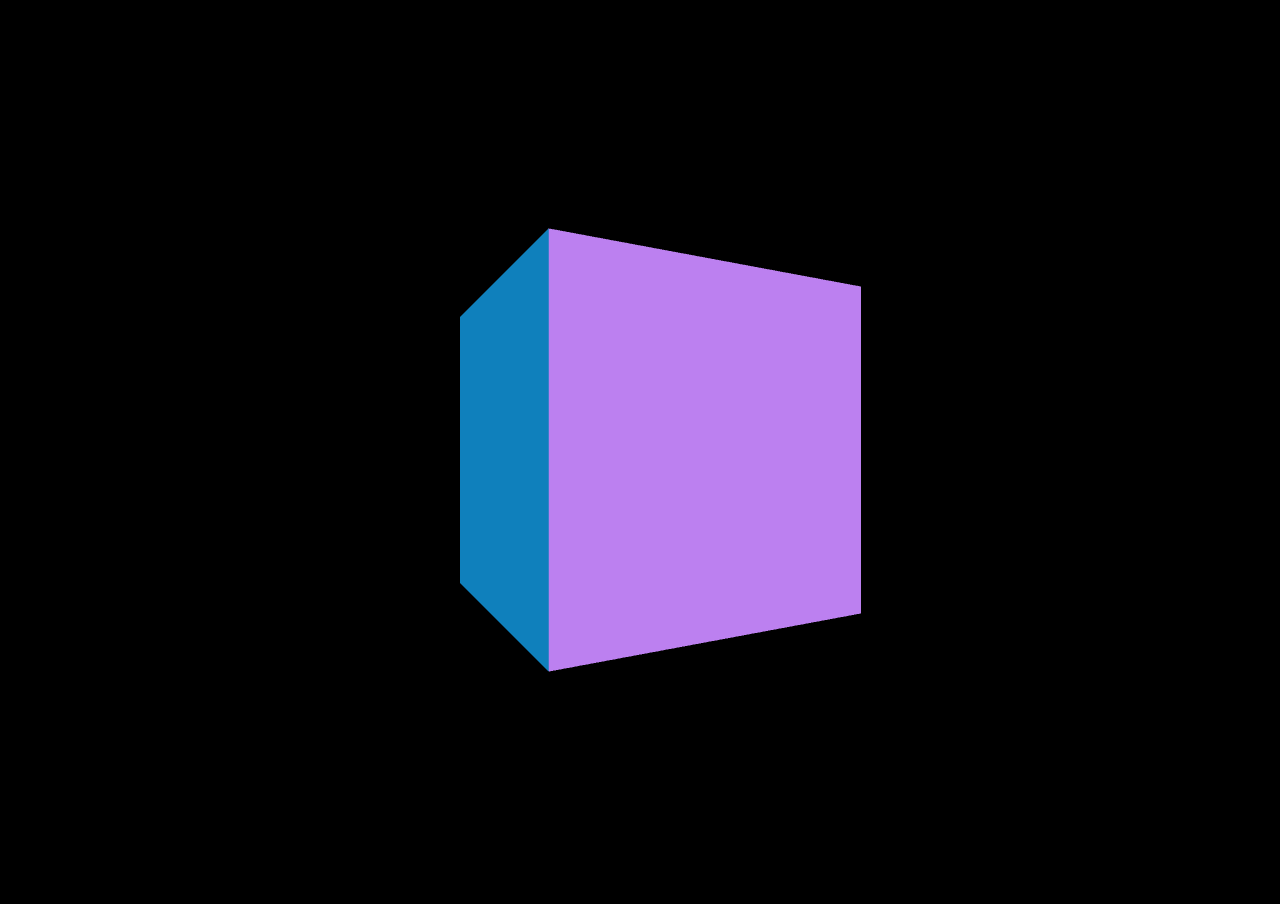
<file: index.html>
<!DOCTYPE html>

<html lang="en">
	<head>
		<title>VR WebGL boilerplate using three.js</title>
		<meta charset="utf-8">
		<meta name="viewport" content="width=device-width, user-scalable=no, minimum-scale=1.0, maximum-scale=1.0">
		<style>
			body {
				background-color: #000;
				color: #fff;
				margin: 0px;
				padding: 0;
				overflow: hidden;
			}
		</style>
	</head>

	<body>

	</body>

	<!--
	three.js 3d library
	-->
	<script src="js/three.min.js"></script>

	<!--
	VRControls.js acquires positional information from connected VR devices and applies the transformations to a three.js camera object.
	 -->
	<script src="js/VRControls.js"></script>

	<!--
	VREffect.js handles stereo camera setup and rendering.
	-->
	<script src="js/VREffect.js"></script>

	<script>
		/*
		Setup three.js WebGL renderer
		*/
		var renderer = new THREE.WebGLRenderer( { antialias: true } );

		/*
		Append the canvas element created by the renderer to document body element.
		*/
		document.body.appendChild( renderer.domElement );

		/*
		Create a three.js scene
		*/
		var scene = new THREE.Scene();

		/*
		Create a three.js camera
		*/
		var camera = new THREE.PerspectiveCamera( 75, window.innerWidth / window.innerHeight, 1, 10000 );

		/*
		Apply VR headset positional data to camera.
		*/
		var controls = new THREE.VRControls( camera );

		/*
		Apply VR stereo rendering to renderer
		*/
		var effect = new THREE.VREffect( renderer );
		effect.setSize( window.innerWidth, window.innerHeight );

		/*
		Create 3d objects
		*/
		var geometry = new THREE.BoxGeometry( 10, 10, 10 );

		var material = new THREE.MeshNormalMaterial();

		var cube = new THREE.Mesh( geometry, material );

		/*
		Position cube mesh
		*/
		cube.position.z = -20;

		/*
		Add cube mesh to your three.js scene
		*/
		scene.add( cube );

		/*
		Request animation frame loop function
		*/
		function animate() {
			/*
			Apply rotation to cube mesh
			*/
			cube.rotation.y += 0.01;

			/*
			Update VR headset position and apply to camera.
			*/
			controls.update();

			/*
			Render the scene through the VREffect.
			*/
			effect.render( scene, camera );

			requestAnimationFrame( animate );
		}

		/*
		Kick off animation loop
		*/
		animate();

		/*
		Listen for double click event to enter full-screen VR mode
		*/
		document.body.addEventListener( 'dblclick', function() {
			effect.setFullScreen( true );
		});

		/*
		Handle window resizes
		*/
		function onWindowResize() {
			camera.aspect = window.innerWidth / window.innerHeight;
			camera.updateProjectionMatrix();

			effect.setSize( window.innerWidth, window.innerHeight );
		}

		window.addEventListener( 'resize', onWindowResize, false );

	</script>
</html>
</file>
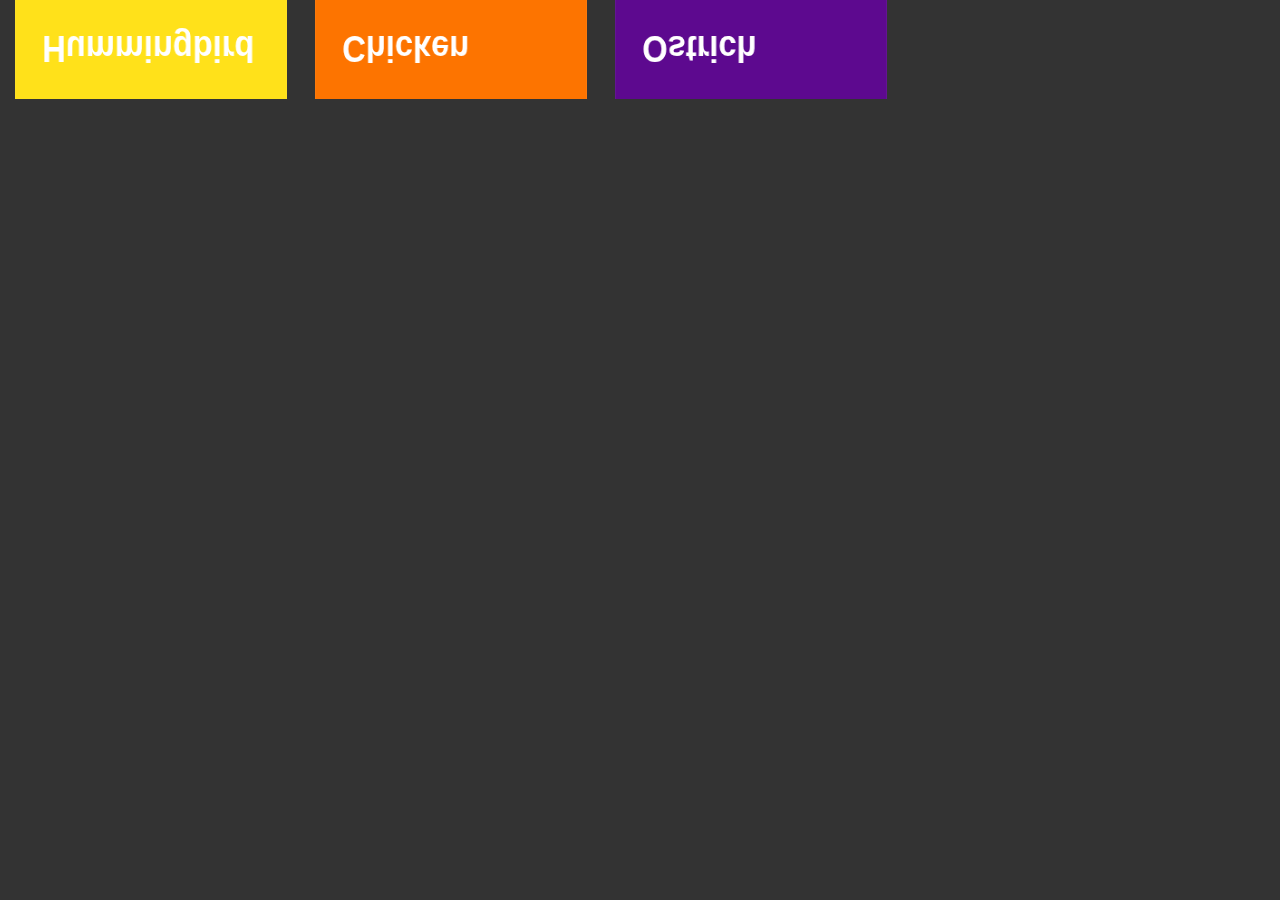
<file: domvr-birds/index.html>
<!DOCTYPE html>
<html>
	<head>
		<meta charset="utf-8"><meta name="description" content="">
		<meta name="viewport" content="width=device-width, initial-scale=1">
		<link rel="stylesheet" href="css/style.css">
		<title>HTML DOM VR Example</title>
	</head>
	<body>
		<div id="container" class="container">
			<div id="camera" style="transform: translate3d(0px, -150px, 0px) rotateZ(180deg) rotateY(180deg)" class="threed">

        <div id="articles" class="threed">
          <div id="dodo" class="article threed">
            <div class="article-header">
              <h1>Dodo</h1>
            </div>

            <img src="images/dodo.jpg">

            <p>
              The dodo (Raphus cucullatus) is an extinct flightless bird that was endemic to the island of Mauritius, east of Madagascar in the Indian Ocean.
            </p>

            <p>
              Source: <a href="http://en.wikipedia.org/wiki/Dodo">Wikipedia</a>
            </p>
          </div>

          <div id="condor" class="article threed">
            <div class="article-header">
              <h1>Condor</h1>
            </div>

            <img src="images/condor.jpg">

            <p>
              Condor is the name for two species of vultures, each in a monotypic genus. They are the largest flying land birds in the Western Hemisphere.
            </p>

            <p>
              Source: <a href="http://en.wikipedia.org/wiki/Condor">Wikipedia</a>
            </p>
          </div>

          <div id="kiwi" class="article threed">
            <div class="article-header">
              <h1>Kiwi</h1>
            </div>

            <img src="images/kiwi.jpg">

            <p>
              Kiwi (pronounced /kiːwiː/) or kiwis are flightless birds native to New Zealand, in the genus Apteryx and family Apterygidae.
            </p>

            <p>
              Source: <a href="http://en.wikipedia.org/wiki/Kiwi">Wikipedia</a>
            </p>
          </div>

          <div id="hummingbird" class="article threed">
            <div class="article-header">
              <h1>Hummingbird</h1>
            </div>

            <img src="images/hummingbird.jpg">

            <p>
              Hummingbirds are New World birds that constitute the family Trochilidae. They are among the smallest of birds, most species measuring in the 7.5–13 cm (3–5 in) range.
            </p>

            <p>
              Source: <a href="http://en.wikipedia.org/wiki/Hummingbird">Wikipedia</a>
            </p>
          </div>

          <div id="chicken" class="article threed">
            <div class="article-header">
              <h1>Chicken</h1>
            </div>

            <img src="images/hummingbird.jpg">

            <p>
              The chicken (Gallus gallus domesticus) is a domesticated fowl, a subspecies of the Red Junglefowl.
            </p>

            <p>
              Source: <a href="http://en.wikipedia.org/wiki/Chicken">Wikipedia</a>
            </p>
          </div>

          <div id="ostrich" class="article threed">
            <div class="article-header">
              <h1>Ostrich</h1>
            </div>

            <img src="images/ostrich.jpg">

            <p>
              The ostrich or common ostrich (Struthio camelus) is either one or two species of large flightless birds native to Africa, the only living member(s) of the genus Struthio, which is in the ratite family.
            </p>

            <p>
              Source: <a href="http://en.wikipedia.org/wiki/Ostrich">Wikipedia</a>
            </p>
          </div>
        </div>

				<div class="grid-bottom threed"></div>

				</div>
			</div>
	</div>
</body>

<!--
vruits.js contains helper functions to convert positional data into CSS useable properties.
-->
<script type="text/javascript" src="js/vrutils.js"></script>

<script>
/*
VR Headset and its associated orientation/position sensor
*/
var vrHMD, vrSensor;

/*
Element that will serve as our camera, moving the rest of the scene around
*/
var cssCamera = document.getElementById("camera");

/*
the camera's position, as a css transform string.  For right now, we want it just in the middle.
*/
var cssCameraPositionTransform = "translate3d(0, 0, 0)";

/*
Request animation frame loop.
*/
function animate() {
	/*
	Acquire positional data from VR headset and convert into a transformation that can be applied to CSS.
	*/
  if (vrSensor !== undefined) {
    var state = vrSensor.getState();
    var cssOrientationMatrix = cssMatrixFromOrientation(state.orientation, true);
  }

  /*
  Apply positional data to camera element
  */
  cssCamera.style.transform = cssOrientationMatrix + " " + cssCameraPositionTransform;

  window.requestAnimationFrame(animate);
}

function vrDeviceCallback(vrdevs) {
	/*
	Look for VR headset devices
	*/
  for (var i = 0; i < vrdevs.length; ++i) {
    if (vrdevs[i] instanceof HMDVRDevice) {
      vrHMD = vrdevs[i];
      console.log(vrHMD);
      break;
    }
  }

  if (!vrHMD)
    return;

  /*
  Then, find that HMD's position sensor
  */
  for (var i = 0; i < vrdevs.length; ++i) {
    if (vrdevs[i] instanceof PositionSensorVRDevice &&
        vrdevs[i].hardwareUnitId == vrHMD.hardwareUnitId)
    {
      vrSensor = vrdevs[i];
      break;
    }
  }

  if (!vrSensor) {
    alert("Found a HMD, but didn't find its orientation sensor?");
  }

  // kick off rendering
  requestAnimationFrame(animate);
}


function init() {
	/*
	Check for VR devces
	*/
  if (navigator.getVRDevices) {
    navigator.getVRDevices().then(vrDeviceCallback);
  }

  /*
  Listen for double click event to enter full-screen VR mode
  */
  document.body.addEventListener( 'dblclick', function() {
    document.getElementById('container').mozRequestFullScreen({ vrDisplay: vrHMD });
  });

  /*
  Listen for keyboard event and zero positional sensor on appropriate keypress.
  */
  function onkey(event) {
    event.preventDefault();

    if (event.keyCode == 90) { // z
      vrSensor.zeroSensor();
    }
  };

  window.addEventListener("keydown", onkey, true);


}

window.addEventListener("load", init, false);
</script>
</html>
</file>
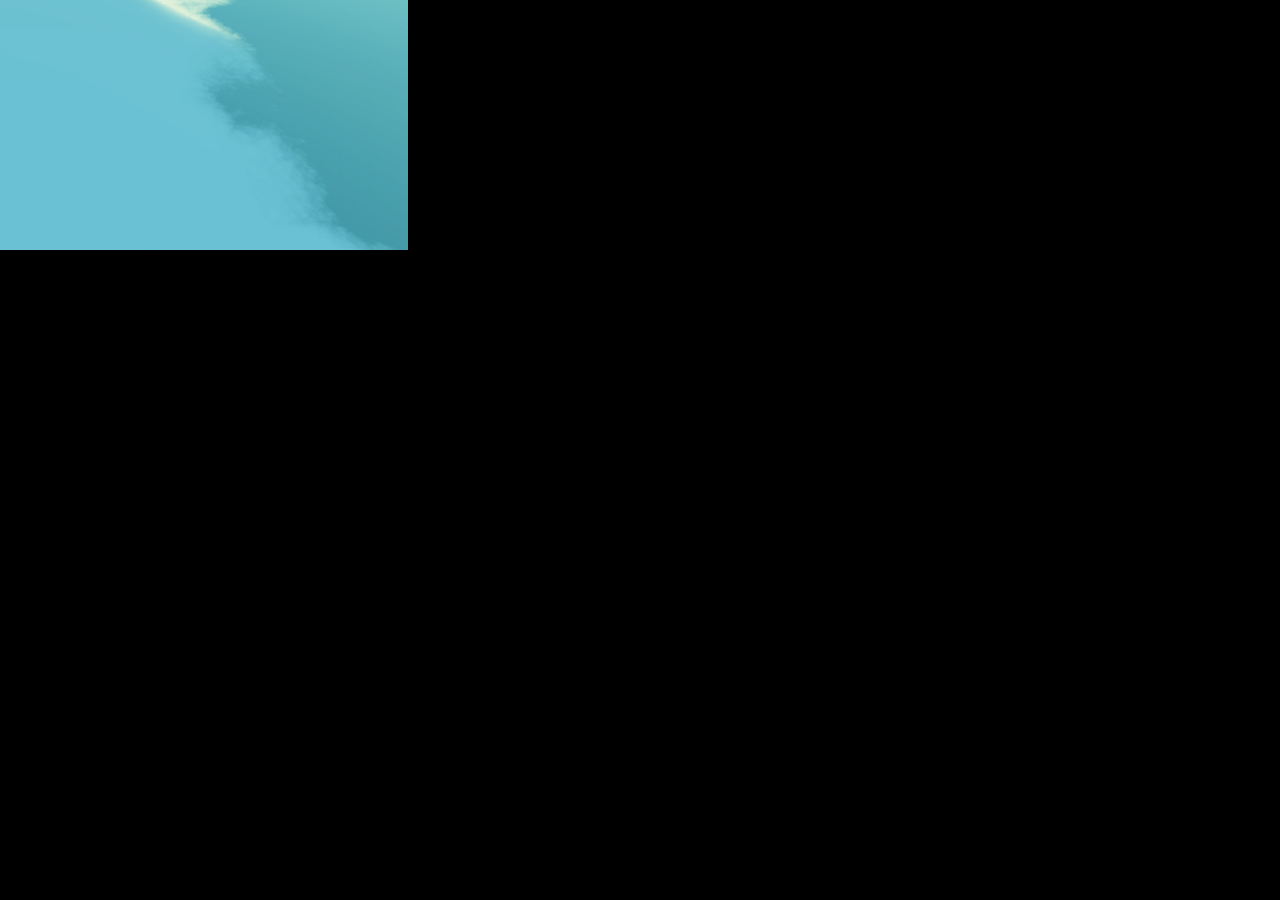
<file: domvr-skybox/index.html>
<!DOCTYPE html>
<html>
	<head>
		<meta charset="utf-8"><meta name="description" content="">
		<meta name="viewport" content="width=device-width, initial-scale=1">
		<link rel="stylesheet" href="css/style.css">
		<title>HTML DOM VR Skybox example</title>
	</head>
	<body>
		<div id="container" class="container">
			<div id="camera" style="transform: translate3d(0px, -150px, 0px) rotateZ(180deg) rotateY(180deg)" class="threed">
				<div id="sky" class="threed">
					<div style="background-image: url('images/sky/front.jpg')" class="skybox-side skybox-front threed"></div>
					<div style="background-image: url('images/sky/left.jpg')" class="skybox-side skybox-left threed"></div>
					<div style="background-image: url('images/sky/right.jpg')" class="skybox-side skybox-right threed"></div>
					<div style="background-image: url('images/sky/back.jpg')" class="skybox-side skybox-back threed"></div>
					<div style="background-image: url('images/sky/bottom.jpg')" class="skybox-side skybox-bottom threed"></div>
					<div style="background-image: url('images/sky/top.jpg')" class="skybox-side skybox-top threed"></div>
				</div>
			</div>
	</div>
</body>

<!--
vruits.js contains helper functions to convert positional data into CSS useable properties.
-->
<script type="text/javascript" src="js/vrutils.js"></script>

<script>
/*
VR Headset and its associated orientation/position sensor
*/
var vrHMD, vrSensor;

/*
Element that will serve as our camera, moving the rest of the scene around
*/
var cssCamera = document.getElementById("camera");

/*
the camera's position, as a css transform string.  For right now, we want it just in the middle.
*/
var cssCameraPositionTransform = "translate3d(0, 0, 0)";

/*
Request animation frame loop.
*/
function animate() {
	/*
	Acquire positional data from VR headset and convert into a transformation that can be applied to CSS.
	*/
  if (vrSensor !== undefined) {
    var state = vrSensor.getState();
    var cssOrientationMatrix = cssMatrixFromOrientation(state.orientation, true);
  }

  /*
  Apply positional data to camera element
  */
  cssCamera.style.transform = cssOrientationMatrix + " " + cssCameraPositionTransform;

  window.requestAnimationFrame(animate);
}

function vrDeviceCallback(vrdevs) {
	/*
	Look for VR headset devices
	*/
  for (var i = 0; i < vrdevs.length; ++i) {
    if (vrdevs[i] instanceof HMDVRDevice) {
      vrHMD = vrdevs[i];
      console.log(vrHMD);
      break;
    }
  }

  if (!vrHMD)
    return;

  /*
  Then, find that HMD's position sensor
  */
  for (var i = 0; i < vrdevs.length; ++i) {
    if (vrdevs[i] instanceof PositionSensorVRDevice &&
        vrdevs[i].hardwareUnitId == vrHMD.hardwareUnitId)
    {
      vrSensor = vrdevs[i];
      break;
    }
  }

  if (!vrSensor) {
    alert("Found a HMD, but didn't find its orientation sensor?");
  }

  // kick off rendering
  requestAnimationFrame(animate);
}


function init() {
	/*
	Check for VR devces
	*/
  if (navigator.getVRDevices) {
    navigator.getVRDevices().then(vrDeviceCallback);
  }

  /*
  Listen for double click event to enter full-screen VR mode
  */
  document.body.addEventListener( 'dblclick', function() {
    document.getElementById('container').mozRequestFullScreen({ vrDisplay: vrHMD });
  });

  /*
  Listen for keyboard event and zero positional sensor on appropriate keypress.
  */
  function onkey(event) {
    event.preventDefault();

    if (event.keyCode == 90) { // z
      vrSensor.zeroSensor();
    }
  };

  window.addEventListener("keydown", onkey, true);
}

window.addEventListener("load", init, false);
</script>
</html>
</file>
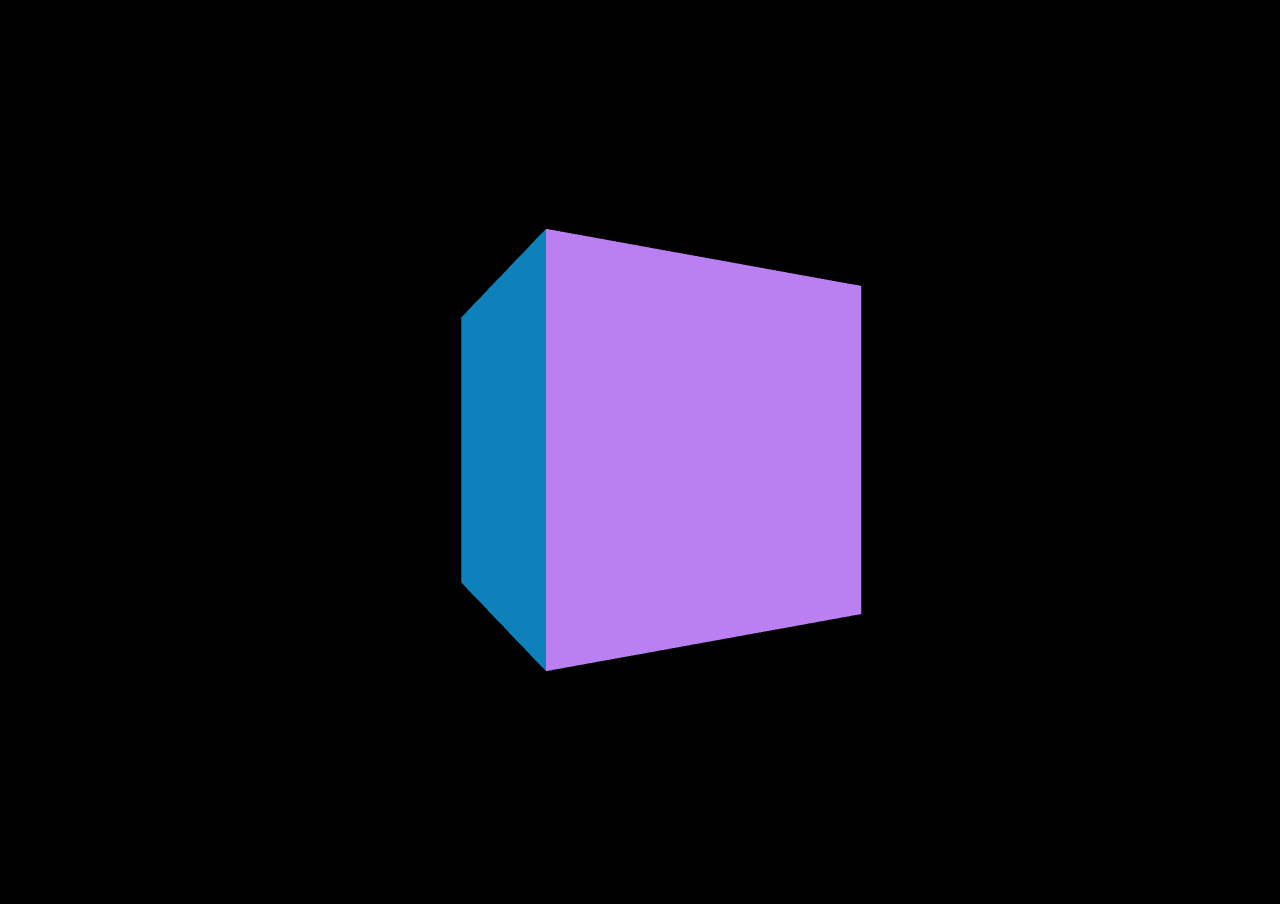
<file: threejs-vr-boilerplate/index.html>
<!DOCTYPE html>

<html lang="en">
	<head>
		<title>VR WebGL boilerplate using three.js</title>
		<meta charset="utf-8">
		<meta name="viewport" content="width=device-width, user-scalable=no, minimum-scale=1.0, maximum-scale=1.0">
		<style>
			body {
				background-color: #000;
				color: #fff;
				margin: 0px;
				padding: 0;
				overflow: hidden;
			}
		</style>
	</head>

	<body>

	</body>

	<!--
	three.js 3d library
	-->
	<script src="js/three.min.js"></script>

	<!--
	VRControls.js acquires positional information from connected VR devices and applies the transformations to a three.js camera object.
	 -->
	<script src="js/VRControls.js"></script>

	<!--
	VREffect.js handles stereo camera setup and rendering.
	-->
	<script src="js/VREffect.js"></script>

	<script>
		/*
		Setup three.js WebGL renderer
		*/
		var renderer = new THREE.WebGLRenderer( { antialias: true } );

		/*
		Append the canvas element created by the renderer to document body element.
		*/
		document.body.appendChild( renderer.domElement );

		/*
		Create a three.js scene
		*/
		var scene = new THREE.Scene();

		/*
		Create a three.js camera
		*/
		var camera = new THREE.PerspectiveCamera( 75, window.innerWidth / window.innerHeight, 1, 10000 );

		/*
		Apply VR headset positional data to camera.
		*/
		var controls = new THREE.VRControls( camera );

		/*
		Apply VR stereo rendering to renderer
		*/
		var effect = new THREE.VREffect( renderer );
		effect.setSize( window.innerWidth, window.innerHeight );

		/*
		Create 3d objects
		*/
		var geometry = new THREE.BoxGeometry( 10, 10, 10 );

		var material = new THREE.MeshNormalMaterial();

		var cube = new THREE.Mesh( geometry, material );

		/*
		Position cube mesh
		*/
		cube.position.z = -20;

		/*
		Add cube mesh to your three.js scene
		*/
		scene.add( cube );

		/*
		Request animation frame loop function
		*/
		function animate() {
			/*
			Apply rotation to cube mesh
			*/
			cube.rotation.y += 0.01;

			/*
			Update VR headset position and apply to camera.
			*/
			controls.update();

			/*
			Render the scene through the VREffect.
			*/
			effect.render( scene, camera );

			requestAnimationFrame( animate );
		}

		/*
		Kick off animation loop
		*/
		animate();

		/*
		Listen for double click event to enter full-screen VR mode
		*/
		document.body.addEventListener( 'dblclick', function() {
			effect.setFullScreen( true );
		});

		/*
		Listen for keyboard event and zero positional sensor on appropriate keypress.
		*/
		function onkey(event) {
	    event.preventDefault();

	    if (event.keyCode == 90) { // z
	    	controls.zeroSensor();
	    }
	  };

	  window.addEventListener("keydown", onkey, true);


		/*
		Handle window resizes
		*/
		function onWindowResize() {
			camera.aspect = window.innerWidth / window.innerHeight;
			camera.updateProjectionMatrix();

			effect.setSize( window.innerWidth, window.innerHeight );
		}

		window.addEventListener( 'resize', onWindowResize, false );

	</script>
</html>
</file>
<file: domvr-birds/css/style.css>
html, body {
  margin: 0;
  padding: 0;
  width: 100%;
  height: 100%;
  background: #333;
  overflow: hidden;
  font-family: sans-serif;
  font-size: 18px;
}


/* this is just to move the scene to the visible area when not in fullscreen VR */
#container:not(:-moz-full-screen) {
  transform: translate(50%, 50%);
  height: 100%;
  perspective: 1800px;
}

/*
threed-class elements have transform-style: preserve-3d.  Any element with this property applied
will be projected into stereo VR.   preserve-3d is not inherited.

position: absolute; and 0,0 is also set because we'll position these elements fully using 3D
transforms.  Their CSS position is irrelevant for us.  Without this, their CSS position will come
into play as well as their transform.

When in fullscreen VR, the 0,0,0 position is at the center of the viewport and not the top left.

We don't modify the original transform-origin here (50% 50% 0), because that can be useful
for moving elements around by their center point.  But it could also be set to 0,0,0 to make it
completely clear exactly where/how 3D objects are moving.
*/

.threed {
  transform-style: preserve-3d;
  position: absolute;
  top: 0;
  left: 0;
}

/*
The camera div just serves as a way to set up a modelview transform for the entire rest of the
scene.  The transform that's set on it needs to be the *inverse* of where you want the camera
to be; that is, if you want the camera to be at (0, 0, 500), then the transform needs to be
set to (0, 0, -500).  The transform-origin is set here because we want to go from the origin
*/

#camera {
  /* the transform itself is set programatically, since it needs to take into account the HMD orientation */
  transform-origin: 0 0 0;
}



/*
content
*/


#articles {
  transform: translate3d(-300px,-250px,-800px);
  border: 1px solid red;
}

.article {
  width: 300px;
  color: #000;
  background: #fff;
}

.article p, .article h1 {
  padding: 30px;
  margin: 0;
}

.article-header h1 {
  color: #fff;
}

.article img {
  max-width: 100%;
}

#kiwi {
 transform: translate3d(-600px, 0, 0) rotateY(25deg);
}
#kiwi .article-header {
  background: #004358;
}

#dodo {
 transform: translate3d(-300px, 0, 0) rotateY(25deg);
}
#dodo .article-header {
  background: #1F8A70;
}

#condor {
  transform: translate3d(0px, 0, 0) rotateY(25deg);
}
#condor .article-header {
  background: #BEDB39;
}

#hummingbird {
 transform: translate3d(300px, 0, 0) rotateY(-25deg);
}
#hummingbird .article-header {
  background: #FFE11A;
}

#chicken {
 transform: translate3d(600px, 0, 0) rotateY(-25deg);
}
#chicken .article-header {
  background: #FD7400;
}

#ostrich {
 transform: translate3d(900px, 0, 0) rotateY(-25deg);
}
#ostrich .article-header {
  background: #5D098F;
}


.grid-bottom {
  transform: translate(-50%, -50%);
  transform: translate3d(-50%, 400px, 0) rotateX(90deg);
  background-image: url('../images/grid.png');
  width: 718px;
  height: 718px;
}
</file>
<file: domvr-skybox/css/style.css>
html, body {
  margin: 0;
  padding: 0;
  width: 100%;
  height: 100%;
  background: #000;
  overflow: hidden;
}


/* this is just to move the scene to the visible area when not in fullscreen VR */
#container:not(:-moz-full-screen) {
  transform: translate(50%, 50%);
  height: 100%;
  perspective: 1800px;
}

/*
threed-class elements have transform-style: preserve-3d.  Any element with this property applied
will be projected into stereo VR.   preserve-3d is not inherited.

position: absolute; and 0,0 is also set because we'll position these elements fully using 3D
transforms.  Their CSS position is irrelevant for us.  Without this, their CSS position will come
into play as well as their transform.

When in fullscreen VR, the 0,0,0 position is at the center of the viewport and not the top left.

We don't modify the original transform-origin here (50% 50% 0), because that can be useful
for moving elements around by their center point.  But it could also be set to 0,0,0 to make it
completely clear exactly where/how 3D objects are moving.
*/

.threed {
  transform-style: preserve-3d;
  position: absolute;
  top: 0;
  left: 0;
}

/*
The camera div just serves as a way to set up a modelview transform for the entire rest of the
scene.  The transform that's set on it needs to be the *inverse* of where you want the camera
to be; that is, if you want the camera to be at (0, 0, 500), then the transform needs to be
set to (0, 0, -500).  The transform-origin is set here because we want to go from the origin
*/

#camera {
  /* the transform itself is set programatically, since it needs to take into account the HMD orientation */
  transform-origin: 0 0 0;
}


/*
Skybox example.
*/

#sky {
  width: 800px;
  height: 800px;
  transform: translate(-50%, -50%);
}

.skybox-side {
  width: 808px;
  height: 808px;
  background-size: 100% 100%;
  text-align: center;
}

.skybox-front {
  transform: translate3d(0, 0, -396px);
}

.skybox-left {
  transform: translate3d(-396px, 0, 0) rotateY(90deg);
}

.skybox-right {
  transform: translate3d(396px, 0, 0) rotateY(-90deg);
}

.skybox-back {
  transform: translate3d(0, 0, 396px) rotateY(180deg);
}

.skybox-bottom {
  transform: translate3d(0, 396px, 0) rotateX(90deg);
}

.skybox-top {
  transform: translate3d(0, -404px, 0) rotateX(-90deg);
}
</file>
